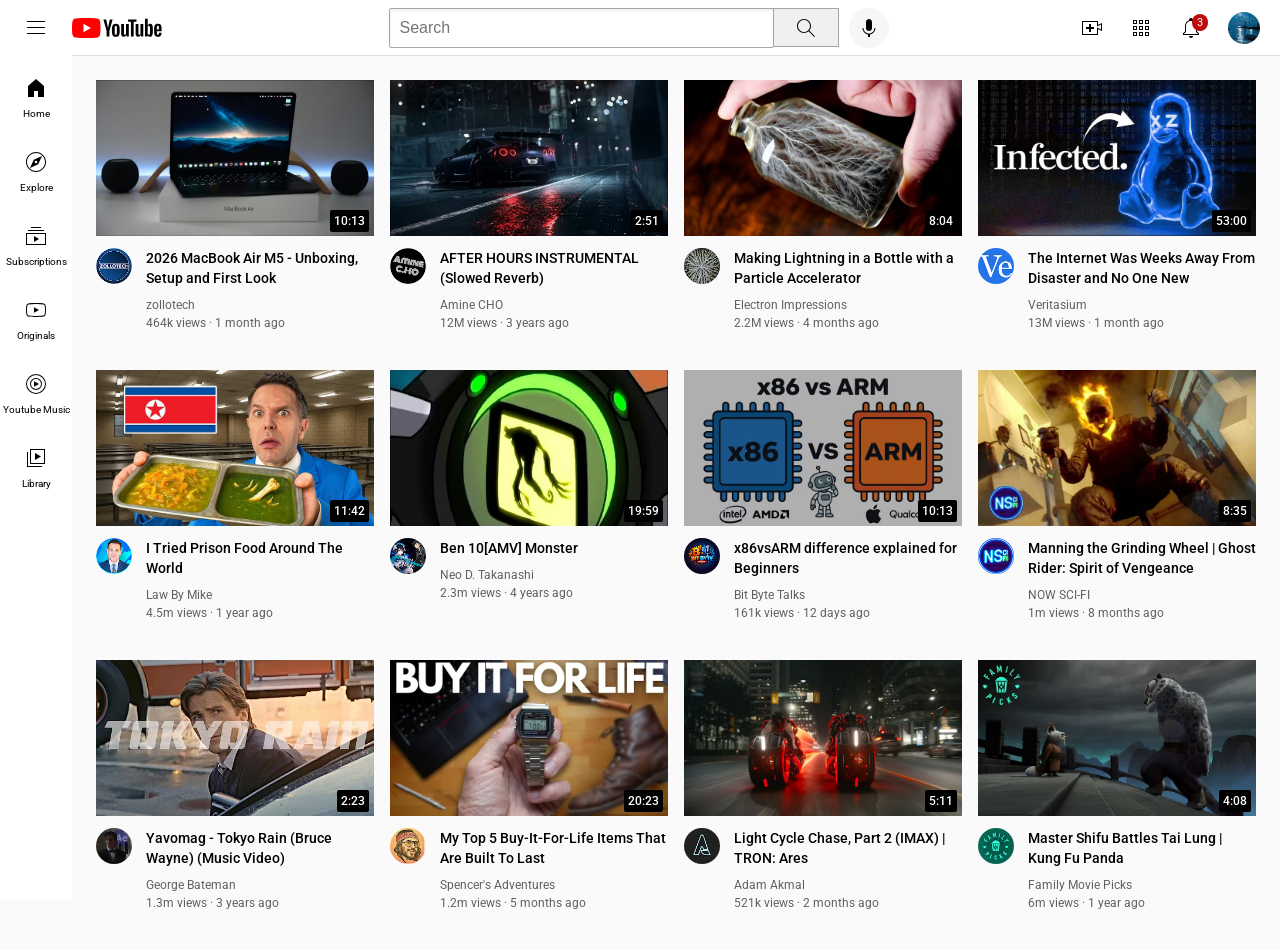
<file: youtube.html>
<!DOCTYPE html>
<html>
    <head>
        <title>Youtube.com Clone</title>
        <link rel="preconnect" href="https://fonts.googleapis.com">
        <link rel="preconnect" href="https://fonts.gstatic.com" crossorigin>
        <link href="https://fonts.googleapis.com/css2?family=Roboto:wdth,wght@75..100,100..900&display=swap" rel="stylesheet">
        <link rel="stylesheet" href="styles/general.css">
        <link rel="stylesheet" href="styles/header.css">
        <link rel="stylesheet" href="styles/video.css">
        <link rel="stylesheet" href="styles/sidebar.css">
    </head>
    <body>
        <div class="header">
                <div class="left-section">
                    <img class="hamburger-menu" src="icons/hamburger-menu.svg">
                    <img class="youtube-logo" src="icons/youtube-logo.svg">
                </div>

                <div class="middle-section">
                    <input type="text" class="search-bar" placeholder="Search">

                    <button class="search-button">
                        <img class="search-icon" src="icons/search.svg">
                    <div class="tooltip">Search</div>
                    </button>
                    

                    <button class="voice-search-button">
                        <img class="voice-search-icon" src="icons/voice-search-icon.svg">
                        <div class="tooltip">Search with your voice</div>
                    </button>

                </div>
                <div class="right-section">

                    <div class="upload-icon-container">
                        <img class="upload-icon" src="icons/upload.svg">
                        <div class="tooltip">Create</div>
                    </div>

                    <div class="youtube-app-icon-container">
                        <img class="youtube-app-icon" src="icons/youtube-apps.svg">
                        <div class="tooltip">Youtube apps</div>
                    </div>

                    <div class="notifications-icon-container">
                        <img class="notifications-icon" src="icons/notifications.svg">
                        <div class="notifications-time">3</div>
                        <div class="tooltip">Notifications</div>
                    </div>

                    <img class="current-user-picture" src="channel-picture/my-channel.webp">
                </div>
        </div>

        <div class="sidebar">
            <div class="sidebar-link">
                <img src="icons/home.svg">
                <div>Home</div>
            </div>
            <div class="sidebar-link">
                <img src="icons/explore.svg">
                <div>Explore</div>
            </div>
            <div class="sidebar-link">
                <img src="icons/subscriptions.svg">
                <div>Subscriptions</div>
            </div>
            <div class="sidebar-link">
                <img src="icons/originals.svg">
                <div>Originals</div>
            </div>
            <div class="sidebar-link">
                <img src="icons/youtube-music.svg">
                <div>Youtube Music</div>
            </div>
            <div class="sidebar-link">
                <img src="icons/library.svg">
                <div>Library</div>
            </div>
        </div>

        
        <div class="video-grid">

            <div class="video-preview">
            <div class="thumbnail-row">
                <img class="thumbnail" src="thumbnails/thumbnail1.avif">
                <div class="video-time">10:13</div>
            </div>

            <div class="video-info-grid">
                <div class="channel-picture">
                    <img src="channel-picture/channel1.jpg" class="channel1"> 
                </div>
                <div class="video-info">
                    <p class="video-title">                      
                        2026 MacBook Air M5 - Unboxing, Setup and First Look
                    </p>
                    <p class="video-author">
                        zollotech
                    </p>
                    <p class="video-stats">
                        464k views &#183; 1 month ago
                    </p>
                </div>
            </div>   
        </div>


        <div class="video-preview">
            <div class="thumbnail-row">
                <img class="thumbnail" src="thumbnails/thumbnail2.avif">
                <div class="video-time">2:51</div>
            </div>
            <div class="video-info-grid">
                <div class="channel-picture">
                    <img src="channel-picture/channel2.jpg" class="channel1"> 
                </div>
                <div class="video-info">
                    <p class="video-title">
                        AFTER HOURS INSTRUMENTAL (Slowed Reverb)
                    </p>
                    <p class="video-author">
                        Amine CHO
                    </p>
                    <p class="video-stats">
                        12M views · 3 years ago
                    </p>
                </div>
             

            </div>
        
            
            
        </div>

        <div class="video-preview">
            <div class="thumbnail-row">
                <img class="thumbnail" src="thumbnails/thumbnail3.avif">
                <div class="video-time">8:04</div>
            </div>
            <div class="video-info-grid">
                <div class="channel-picture">
                    <img src="channel-picture/channel3.jpg" class="channel1"> 
                </div>
                <div class="video-info">
                    <p class="video-title">                     
                            Making Lightning in a Bottle with a Particle Accelerator
                    </p>
                    <p class="video-author">
                        Electron Impressions
                    </p>
                    <p class="video-stats">
                        2.2M views · 4 months ago
                    </p>
                </div>
            </div>   
        </div>


        <div class="video-preview">
            <div class="thumbnail-row">
                <img class="thumbnail" src="thumbnails/thumbnail4.avif">
                <div class="video-time">53:00</div>
            </div>
            <div class="video-info-grid">
                <div class="channel-picture">
                    <img src="channel-picture/channel4.jpeg" class="channel1"> 
                </div>
                <div class="video-info">
                    <p class="video-title">
                        The Internet Was Weeks Away From Disaster and No One New
                    </p>
                    <p class="video-author">
                        Veritasium
                    </p>
                    <p class="video-stats">
                        13M views · 1 month ago
                    </p>
                </div>
             

            </div>
        
            
            
        </div>

        <div class="video-preview">
            <div class="thumbnail-row">
                <img class="thumbnail" src="thumbnails/thumbnail5.avif">
                <div class="video-time">11:42</div>
            </div>
            <div class="video-info-grid">
                <div class="channel-picture">
                    <img src="channel-picture/channel5.jpg" class="channel1"> 
                </div>
                <div class="video-info">
                    <p class="video-title">
                        I Tried Prison Food Around The World
                    </p>
                    <p class="video-author">
                        Law By Mike
                    </p>
                    <p class="video-stats">
                        4.5m views · 1 year ago
                    </p>
                </div>
            </div>   
        </div>


        <div class="video-preview">
            <div class="thumbnail-row">
                <img class="thumbnail" src="thumbnails/thumbnail6.avif">
                <div class="video-time">19:59</div>
            </div>
            <div class="video-info-grid">
                <div class="channel-picture">
                    <img src="channel-picture/channel6.jpg" class="channel1"> 
                </div>
                <div class="video-info">
                    <p class="video-title">      
                            Ben 10[AMV] Monster
                    </p>
                    <p class="video-author">
                        Neo D. Takanashi
                    </p>
                    <p class="video-stats">
                        2.3m views · 4 years ago
                    </p>
                </div>
             

            </div>   
        </div>
        <div class="video-preview">
            <div class="thumbnail-row">
                <img class="thumbnail" src="thumbnails/thumbnail7.avif">
                <div class="video-time">10:13</div>
            </div>
            <div class="video-info-grid">
                <div class="channel-picture">
                    <img src="channel-picture/channel7.jpg" class="channel1"> 
                </div>
                <div class="video-info">
                    <p class="video-title">           
                        x86vsARM difference explained for Beginners
                    </p>
                    <p class="video-author">
                        Bit Byte Talks
                    </p>
                    <p class="video-stats">
                        161k views · 12 days ago
                    </p>
                </div>
            </div>   
        </div>


        
        <div class="video-preview">
            <div class="thumbnail-row">
                <img class="thumbnail" src="thumbnails/thumbnail8.avif">
                <div class="video-time">8:35</div>
            </div>
            <div class="video-info-grid">
                <div class="channel-picture">
                    <img src="channel-picture/channel8.jpg" class="channel1"> 
                </div>
                <div class="video-info">
                    <p class="video-title">
                        Manning the Grinding Wheel | Ghost Rider: Spirit of Vengeance
                    </p>
                    <p class="video-author">
                        NOW SCI-FI
                    </p>
                    <p class="video-stats">
                        1m views · 8 months ago
                    </p>
                </div>
            </div>   
        </div>



        <div class="video-preview">
            <div class="thumbnail-row">
                <img class="thumbnail" src="thumbnails/thumbnail9.avif">
                <div class="video-time">2:23</div>
            </div>
            <div class="video-info-grid">
                <div class="channel-picture">
                    <img src="channel-picture/channel9.jpg" class="channel1"> 
                </div>
                <div class="video-info">
                    <p class="video-title">                      
                        Yavomag - Tokyo Rain (Bruce Wayne) (Music Video)
                    </p>
                    <p class="video-author">
                        George Bateman
                    </p>
                    <p class="video-stats">
                        1.3m views · 3 years ago
                    </p>
                </div>
            </div>   
        </div>



        <div class="video-preview">
            <div class="thumbnail-row">
                <img class="thumbnail" src="thumbnails/thumbnail10.avif">
                <div class="video-time">20:23</div>
            </div>
            <div class="video-info-grid">
                <div class="channel-picture">
                    <img src="channel-picture/channel10.jpg" class="channel1"> 
                </div>
                <div class="video-info">
                    <p class="video-title">                                                  
                        My Top 5 Buy-It-For-Life Items That Are Built To Last
                    </p>
                    <p class="video-author">
                        Spencer's Adventures
                    </p>
                    <p class="video-stats">
                        1.2m views · 5 months ago
                    </p>
                </div>
            </div>   
        </div>


        <div class="video-preview">
            <div class="thumbnail-row">
                <img class="thumbnail" src="thumbnails/thumbnail11.avif">
                <div class="video-time">5:11</div>
            </div>
            <div class="video-info-grid">
                <div class="channel-picture">
                    <img src="channel-picture/channel11.jpg" class="channel1"> 
                </div>
                <div class="video-info">
                    <p class="video-title">                        
                        Light Cycle Chase, Part 2 (IMAX) | TRON: Ares
                    </p>
                    <p class="video-author">
                        Adam Akmal
                    </p>
                    <p class="video-stats">
                        521k views · 2 months ago
                    </p>
                </div>
            </div>   
        </div>


        <div class="video-preview">
            <div class="thumbnail-row">
                <img class="thumbnail" src="thumbnails/thumbnail12.avif">
                <div class="video-time">4:08</div>
            </div>
            <div class="video-info-grid">
                <div class="channel-picture">
                    <img src="channel-picture/channel12.jpg" class="channel1"> 
                </div>
                <div class="video-info">
                    <p class="video-title">               
                        Master Shifu Battles Tai Lung | Kung Fu Panda
                    </p>
                    <p class="video-author">
                        Family Movie Picks
                    </p>
                    <p class="video-stats">
                         6m views · 1 year ago
                    </p>
                </div>
            </div>   
        </div>

    </div>
        

       
            


        
    </body>
</html>
</file>
<file: styles/general.css>
p{
  margin-top: 0;
  margin-bottom: 0;
}

body{
  font-family:Roboto,Arial;
  margin:0;
  padding-top: 80px;
  padding-left:96px ;
  padding-right:24px;
  background-color: rgb(250, 250, 250);
  padding-bottom: 40px;
}
</file>
<file: styles/header.css>
.header{
  height:55px;
  display:flex;
  justify-content: space-between;
  flex-direction: row;

  position:fixed;
  top:0;
  left:0;
  right:0;
  z-index: 100;

  background-color: white;
  border-bottom-width:1px;
  border-bottom-style:solid;
  border-bottom-color:rgb(224, 223, 223);
}

.left-section{
  display:flex;
  align-items:center;
}
.hamburger-menu{
  height:24px; 
  margin-right:24px;
  margin-left:24px;
}
.youtube-logo{
  height:20px;
}
.middle-section{
  flex:1;
  display:flex;
  margin-left:70px;
  margin-right:35px;
  max-width:500px;
  align-items:center;
}
.search-bar{
  height:36px;
  flex:1;
  padding-left: 10px;
  font-size:16px;
  border:1px solid rgb(167, 166, 166);
  border-radius:2px;
  box-shadow:inset 1px 2px 3px rgba(0,0,0,0.05);
  width:0;
}
.search-bar::placeholder{
  font-size:16px;
}
.search-button{
  height:39px;
  width:66px;
  background-color: rgb(240, 240, 240);
  border:1px solid rgb(167, 166, 166);
  margin-left:-1px;
}

.search-button,
.voice-search-button,
.upload-icon-container,
.youtube-app-icon-container,
.notifications-icon-container{
  display: flex;
  justify-content: center;
  align-items: center;
  position: relative;
}

.search-button .tooltip,
.voice-search-button .tooltip,
.upload-icon-container .tooltip,
.youtube-app-icon-container .tooltip,
.notifications-icon-container .tooltip{
  position:absolute;
  background-color: gray;
  color:white;
  padding-left: 8px;
  padding-right: 8px;
  padding-top: 4px;
  padding-bottom: 4px;
  border-radius: 2px;
  font-size:12px;
  bottom:-34px;
  opacity:0;

  pointer-events: none;
  white-space: nowrap;

}

.search-button:hover .tooltip,
 .voice-search-button:hover .tooltip,
 .upload-icon-container:hover .tooltip,
 .youtube-app-icon-container:hover .tooltip,
 .notifications-icon-container:hover .tooltip{
  opacity:1;
  transition:opacity 0.15s;
}


.search-icon{
  height:24px;
}
.voice-search-button{
  height:40px;
  width:40px;
  margin-left:10px;
  border:none;
  border-radius:20px; 
  background-color: rgb(246, 246, 246);
}
.voice-search-icon{
  height:24px;
}

.right-section{
  width:180px;
  display:flex;
  align-items: center;
  justify-content:space-between;
  margin-right:20px;
  flex-shrink: 0;
}
.upload-icon{
  height:24px;
}

.youtube-app-icon{
  height:24px;
}

.notifications-icon{
  height:24px;
}

.notifications-icon-container{
  position:relative;
}
.notifications-time{
  position: absolute;
  top:-2px;
  right:-5px;

  background-color: rgb(191, 11, 11);
  color:white;

  font-size:11px;
  padding-left:5px;
  padding-right:5px;
  padding-top:2px;
  padding-bottom:2px;
  border-radius: 10px;
 
  
}

.current-user-picture{
  height:32px;
  border-radius: 16px;
}
</file>
<file: styles/video.css>
.thumbnail{
    width:100%;
}

.video-title{
    margin-top:0px;
    font-size:14px;
    font-weight: 500;
    line-height: 20px;
    margin-bottom: 10px;   
}
.video-info-grid{
    display:grid;
    grid-template-columns:50px 1fr ;
}
.channel1{
    width:36px;
    border-radius: 25px;
}
.thumbnail-row{
    margin-bottom:8px;
    position:relative;
}
.video-author,.video-stats{
    font-size:12px;
    color:rgb(96, 96, 96);
}
.video-author{
    margin-bottom: 4px;
}

.video-grid{
    display:grid;
    grid-template-columns: 1fr 1fr 1fr;
    column-gap:16px;
    row-gap:40px;
}

@media (max-width:750px){
    .video-grid{
        grid-template-columns:1fr 1fr;
    }
}

@media (min-width:751px) and (max-width:999px){
    .video-grid{
        grid-template-columns:1fr 1fr 1fr;
    }
}

@media (min-width:1000px){
    .video-grid{
        grid-template-columns:1fr 1fr 1fr 1fr;
    }
}

.video-time{
    font-size:12px;
    font-weight:500;
    padding:4px;
    
    border-radius:2px;
    position:absolute;
    bottom:8px;
    right:5px;
    color:white;
    background-color: black;

}
</file>
<file: styles/sidebar.css>
.sidebar{
  position:fixed;
  left:0;
  bottom:0;
  top:55px;
  width:72px;
  background-color: white;

  z-index: 200;
  padding-top: 5px;
}

.sidebar-link{
  height:74px;
  display:flex;
  flex-direction: column;
  justify-content:center;
  align-items:center;
}

.sidebar-link:hover{
  background-color: rgb(239, 239, 239);
  cursor:pointer;
}

.sidebar-link img{
  height:24px;
}

.sidebar-link div {
  font-size:10px;
  padding-top: 8px;
}
</file>
